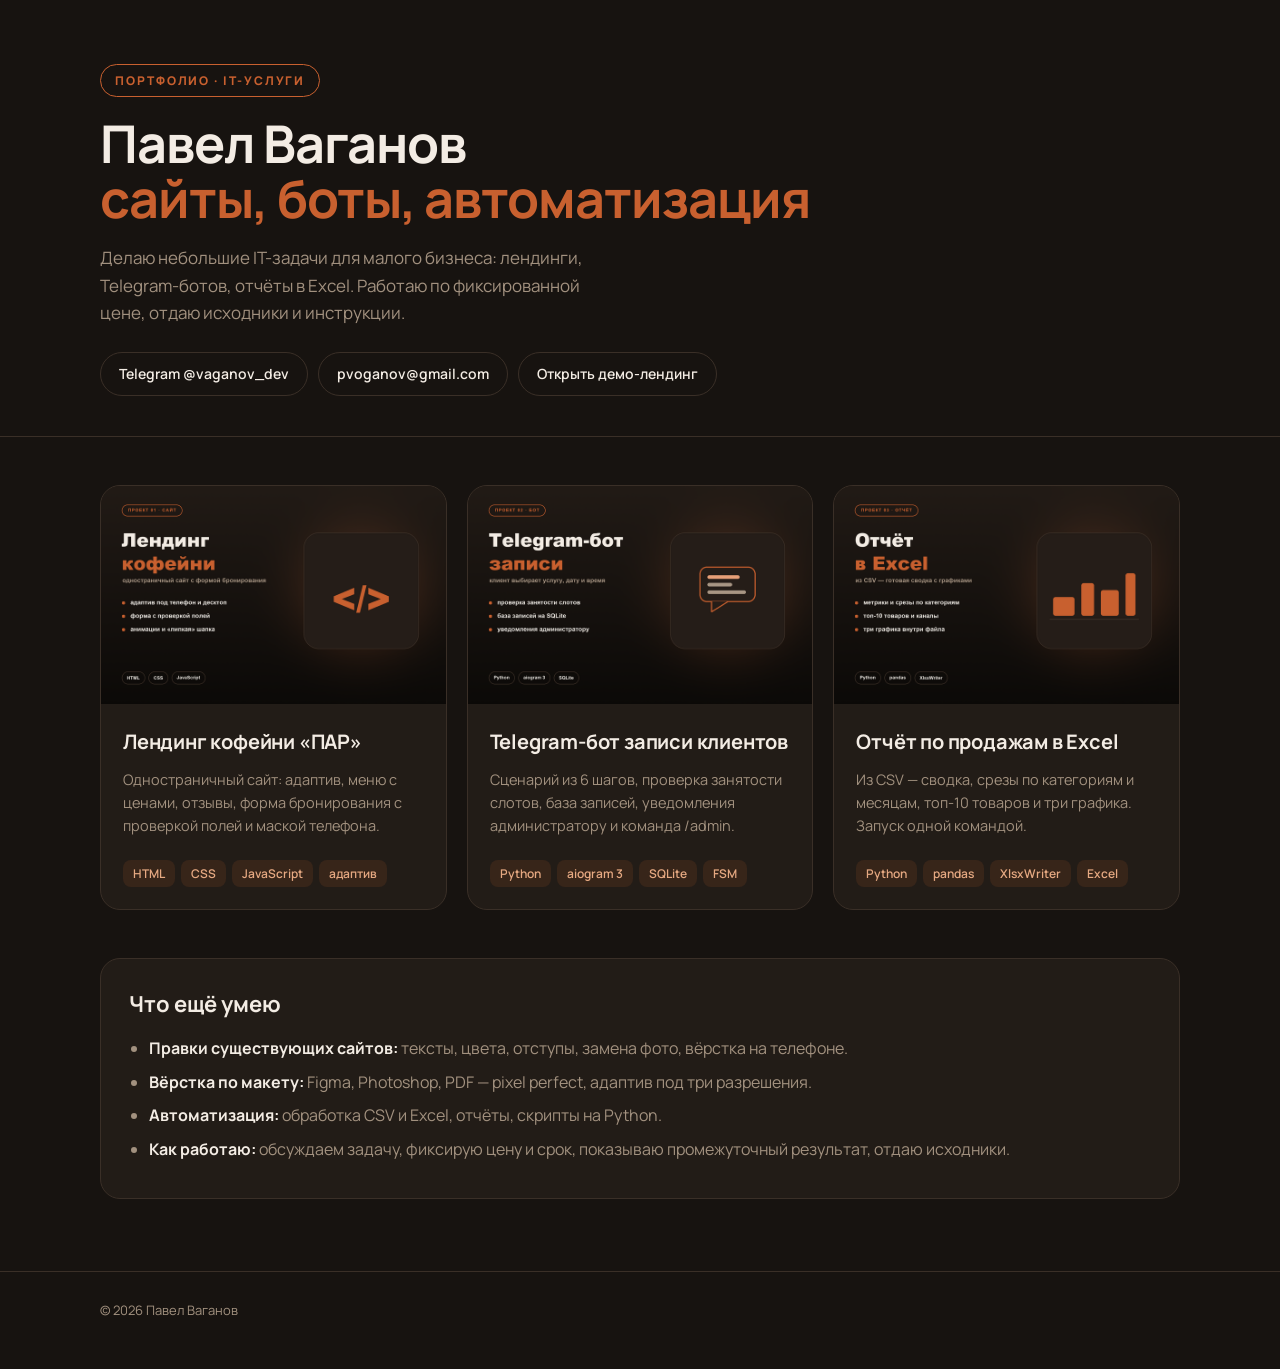
<file: index.html>
<!DOCTYPE html>
<html lang="ru">
<head>
  <meta charset="UTF-8">
  <meta name="viewport" content="width=device-width, initial-scale=1.0">
  <title>Павел Ваганов — сайты, Telegram-боты, автоматизация</title>
  <meta name="description" content="Портфолио: лендинг, Telegram-бот записи клиентов, отчёт по продажам в Excel.">
  <link rel="preconnect" href="https://fonts.googleapis.com">
  <link rel="preconnect" href="https://fonts.gstatic.com" crossorigin>
  <link href="https://fonts.googleapis.com/css2?family=Manrope:wght@400;600;800&display=swap" rel="stylesheet">
  <style>
    :root {
      --bg: #171310;
      --surface: #221c17;
      --line: #3a2f27;
      --text: #f3ece4;
      --muted: #a2917f;
      --accent: #c8602f;
    }

    * { box-sizing: border-box; }

    body {
      margin: 0;
      background: var(--bg);
      color: var(--text);
      font-family: "Manrope", system-ui, sans-serif;
      line-height: 1.6;
      -webkit-font-smoothing: antialiased;
    }

    .wrap {
      width: min(1080px, 100% - 40px);
      margin-inline: auto;
    }

    header {
      padding: 64px 0 40px;
      border-bottom: 1px solid var(--line);
    }

    .chip {
      display: inline-block;
      padding: 6px 14px;
      margin-bottom: 20px;
      border: 1px solid var(--accent);
      border-radius: 999px;
      color: var(--accent);
      font-size: 12px;
      font-weight: 800;
      letter-spacing: 0.16em;
      text-transform: uppercase;
    }

    h1 {
      margin: 0;
      font-size: clamp(32px, 5vw, 52px);
      line-height: 1.05;
      letter-spacing: -0.02em;
    }

    h1 span { color: var(--accent); }

    .lead {
      margin: 18px 0 0;
      max-width: 52ch;
      color: var(--muted);
      font-size: 17px;
    }

    .contacts {
      display: flex;
      flex-wrap: wrap;
      gap: 10px;
      margin-top: 26px;
    }

    .contacts a {
      padding: 10px 18px;
      border: 1px solid var(--line);
      border-radius: 999px;
      color: var(--text);
      text-decoration: none;
      font-size: 14px;
      font-weight: 600;
      transition: border-color 0.2s, color 0.2s;
    }

    .contacts a:hover { border-color: var(--accent); color: var(--accent); }

    main { padding: 48px 0 72px; }

    .grid {
      display: grid;
      grid-template-columns: repeat(3, 1fr);
      gap: 20px;
    }

    .card {
      display: flex;
      flex-direction: column;
      background: var(--surface);
      border: 1px solid var(--line);
      border-radius: 20px;
      overflow: hidden;
      text-decoration: none;
      color: inherit;
      transition: transform 0.25s ease, border-color 0.25s ease;
    }

    .card:hover { transform: translateY(-4px); border-color: var(--accent); }

    .card img { display: block; width: 100%; height: auto; }

    .card__body { padding: 22px; display: flex; flex-direction: column; gap: 10px; flex: 1; }

    .card h2 { margin: 0; font-size: 20px; letter-spacing: -0.01em; }

    .card p { margin: 0; color: var(--muted); font-size: 14.5px; }

    .tags {
      display: flex;
      flex-wrap: wrap;
      gap: 6px;
      margin-top: auto;
      padding-top: 12px;
    }

    .tags span {
      padding: 4px 10px;
      border-radius: 8px;
      background: rgba(200, 96, 47, 0.12);
      color: #e6a982;
      font-size: 12px;
      font-weight: 600;
    }

    .about {
      margin-top: 48px;
      padding: 28px;
      border: 1px solid var(--line);
      border-radius: 20px;
      background: var(--surface);
    }

    .about h2 { margin: 0 0 14px; font-size: 22px; }

    .about ul { margin: 0; padding-left: 20px; color: var(--muted); }
    .about li { margin-bottom: 8px; }
    .about strong { color: var(--text); }

    footer {
      padding: 28px 0 48px;
      border-top: 1px solid var(--line);
      color: var(--muted);
      font-size: 13px;
    }

    @media (max-width: 900px) {
      .grid { grid-template-columns: 1fr; }
      header { padding-top: 40px; }
    }
  </style>
</head>
<body>
  <header>
    <div class="wrap">
      <span class="chip">Портфолио · IT-услуги</span>
      <h1>Павел Ваганов<br><span>сайты, боты, автоматизация</span></h1>
      <p class="lead">
        Делаю небольшие IT-задачи для малого бизнеса: лендинги, Telegram-ботов,
        отчёты в Excel. Работаю по фиксированной цене, отдаю исходники и инструкции.
      </p>
      <div class="contacts">
        <a href="https://t.me/vaganov_dev">Telegram @vaganov_dev</a>
        <a href="mailto:pvoganov@gmail.com">pvoganov@gmail.com</a>
        <a href="01-landing/index.html">Открыть демо-лендинг</a>
      </div>
    </div>
  </header>

  <main>
    <div class="wrap">
      <div class="grid">
        <a class="card" href="01-landing/index.html">
          <img src="assets/cover-landing.png" alt="Лендинг кофейни">
          <div class="card__body">
            <h2>Лендинг кофейни «ПАР»</h2>
            <p>Одностраничный сайт: адаптив, меню с ценами, отзывы, форма бронирования с проверкой полей и маской телефона.</p>
            <div class="tags"><span>HTML</span><span>CSS</span><span>JavaScript</span><span>адаптив</span></div>
          </div>
        </a>

        <a class="card" href="02-telegram-bot/index.html">
          <img src="assets/cover-bot.png" alt="Telegram-бот записи">
          <div class="card__body">
            <h2>Telegram-бот записи клиентов</h2>
            <p>Сценарий из 6 шагов, проверка занятости слотов, база записей, уведомления администратору и команда /admin.</p>
            <div class="tags"><span>Python</span><span>aiogram 3</span><span>SQLite</span><span>FSM</span></div>
          </div>
        </a>

        <a class="card" href="03-automation/output/sales_report.xlsx">
          <img src="assets/cover-report.png" alt="Отчёт по продажам в Excel">
          <div class="card__body">
            <h2>Отчёт по продажам в Excel</h2>
            <p>Из CSV — сводка, срезы по категориям и месяцам, топ-10 товаров и три графика. Запуск одной командой.</p>
            <div class="tags"><span>Python</span><span>pandas</span><span>XlsxWriter</span><span>Excel</span></div>
          </div>
        </a>
      </div>

      <section class="about">
        <h2>Что ещё умею</h2>
        <ul>
          <li><strong>Правки существующих сайтов:</strong> тексты, цвета, отступы, замена фото, вёрстка на телефоне.</li>
          <li><strong>Вёрстка по макету:</strong> Figma, Photoshop, PDF — pixel perfect, адаптив под три разрешения.</li>
          <li><strong>Автоматизация:</strong> обработка CSV и Excel, отчёты, скрипты на Python.</li>
          <li><strong>Как работаю:</strong> обсуждаем задачу, фиксирую цену и срок, показываю промежуточный результат, отдаю исходники.</li>
        </ul>
      </section>
    </div>
  </main>

  <footer>
    <div class="wrap">
      © <span id="y"></span> Павел Ваганов
    </div>
  </footer>

  <script>
    document.getElementById("y").textContent = new Date().getFullYear();
  </script>
</body>
</html>
</file>
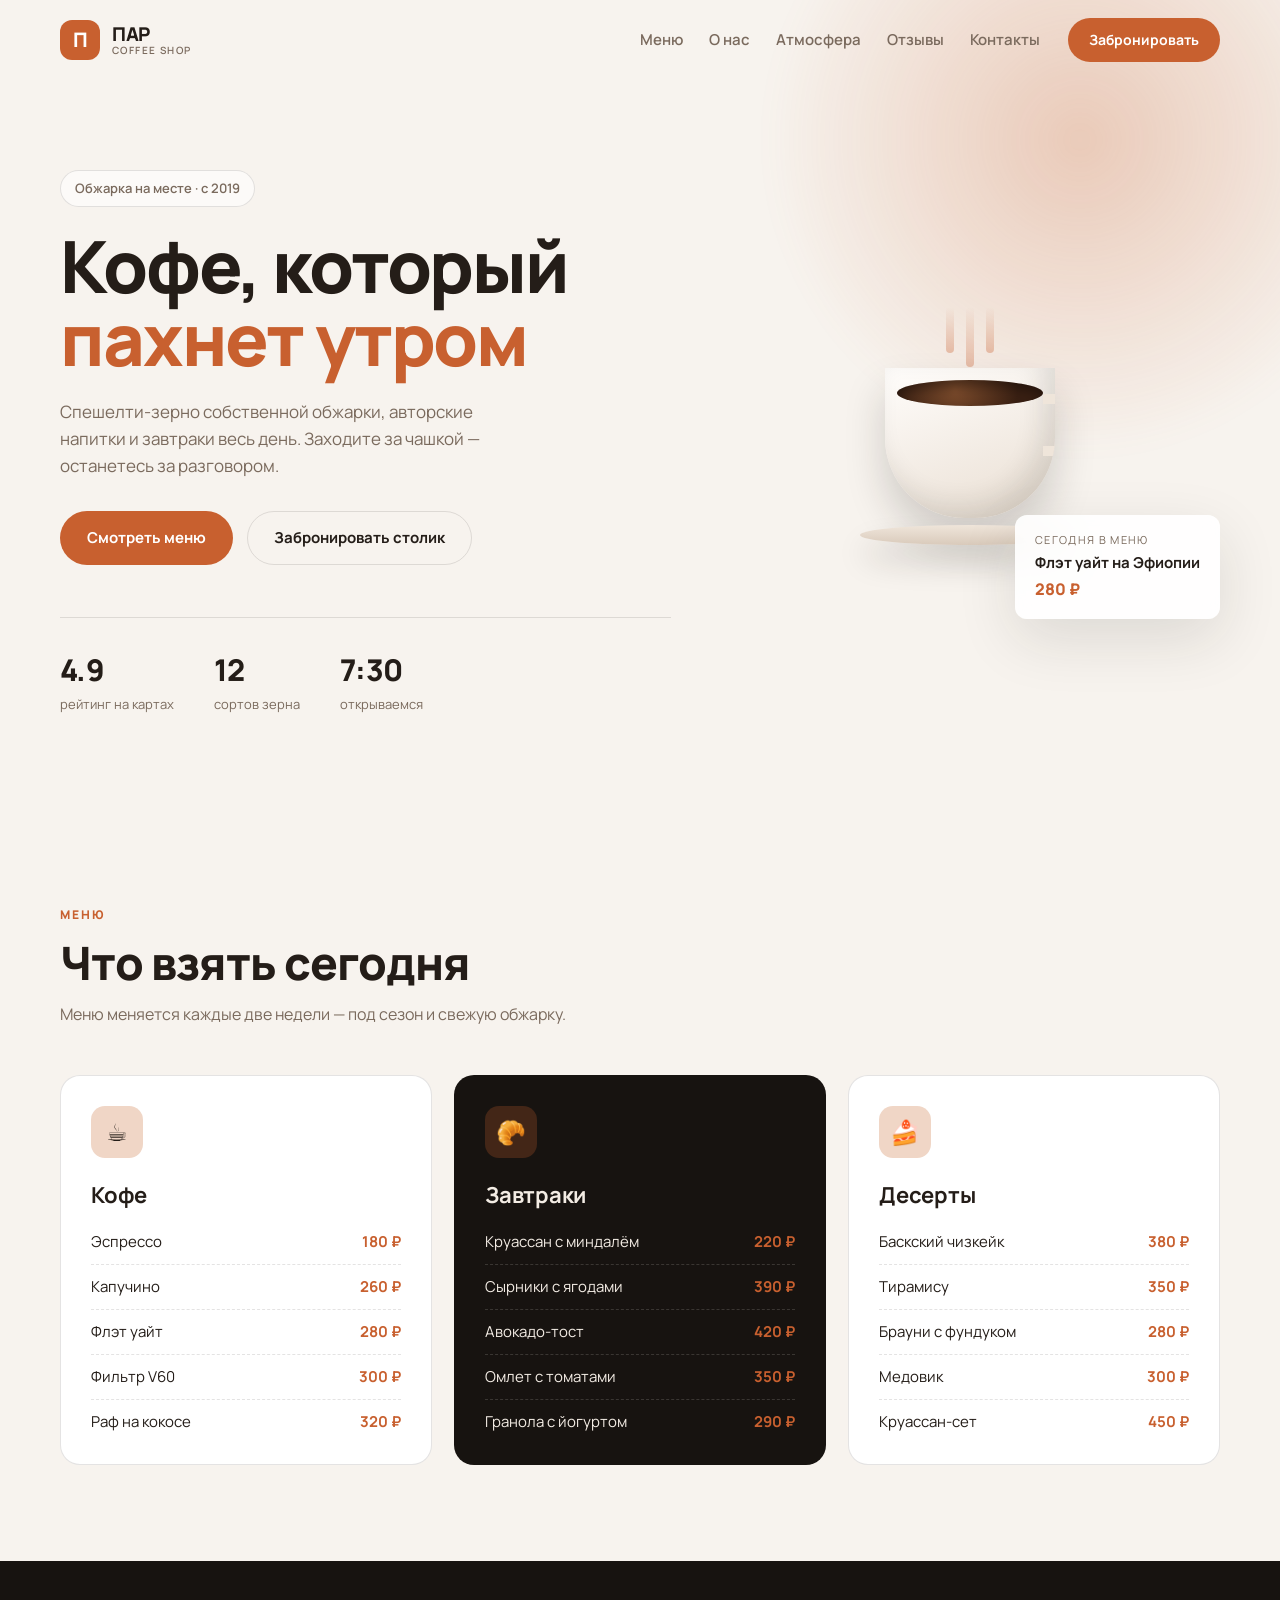
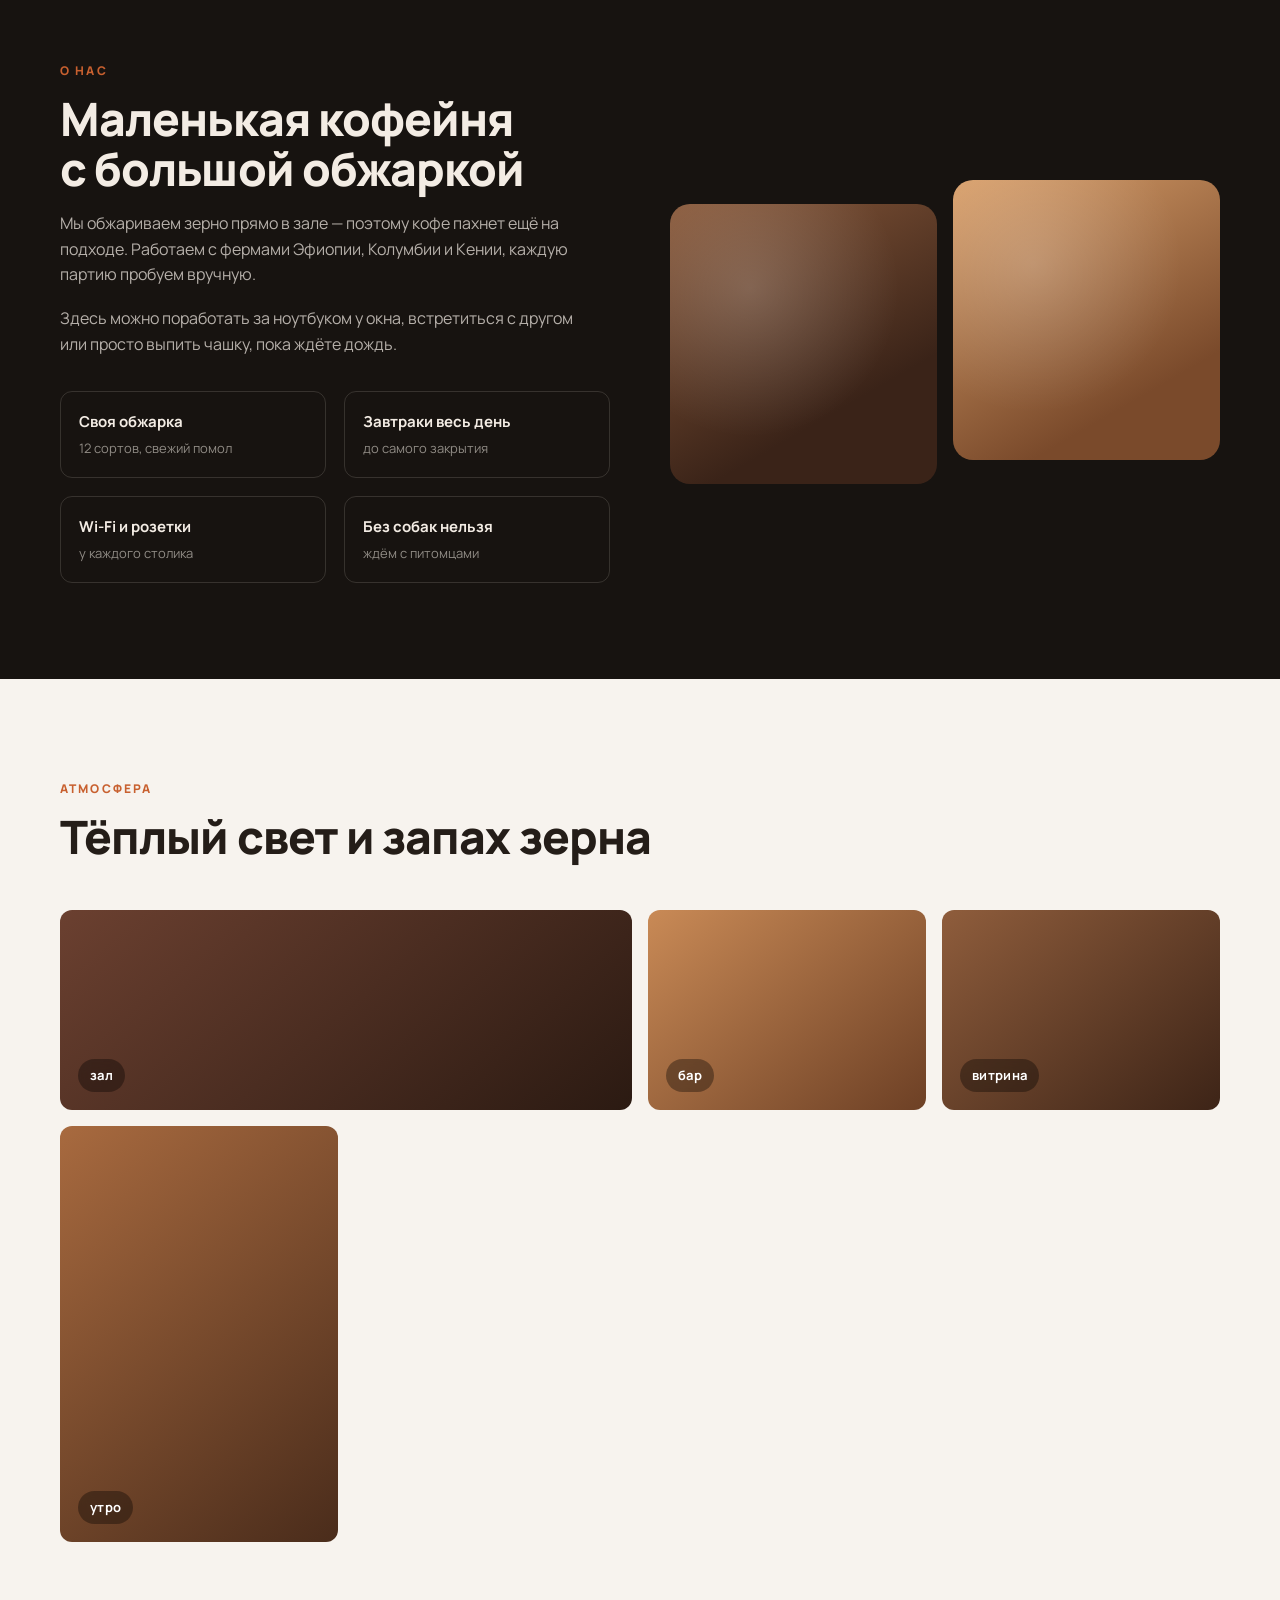
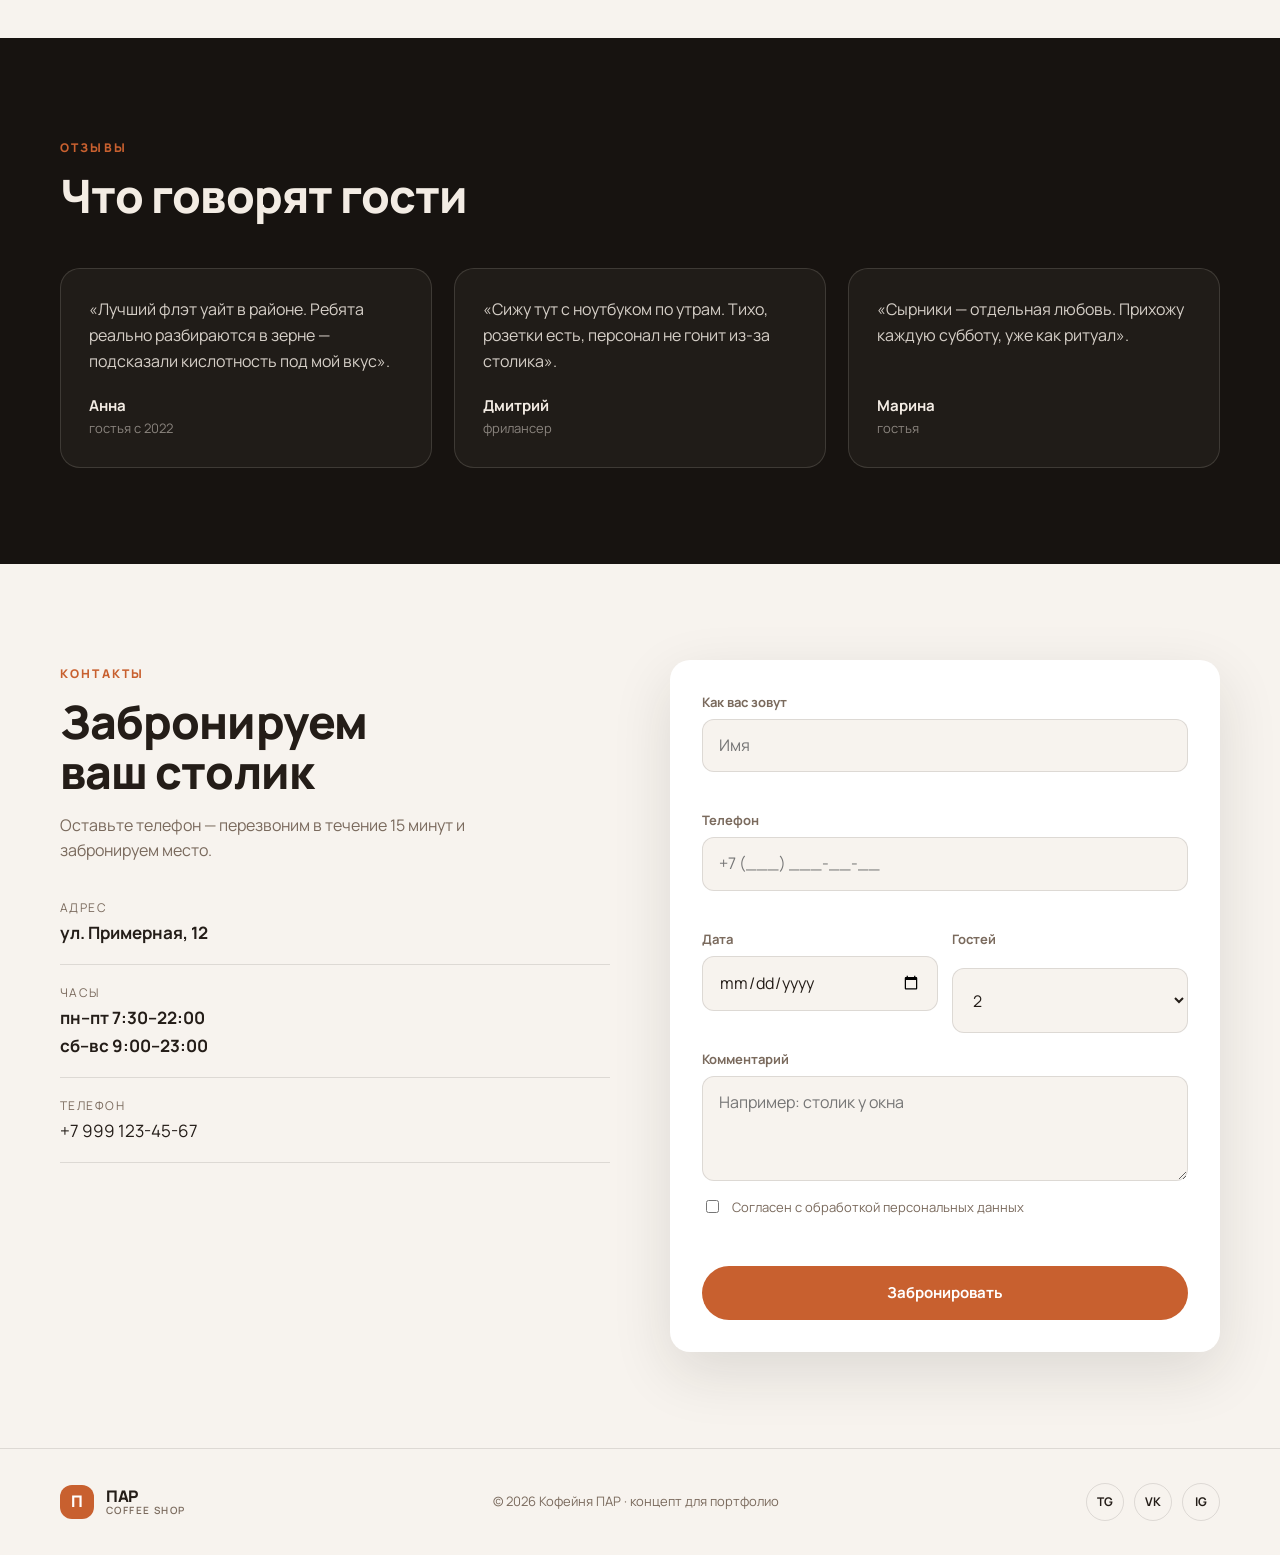
<file: 01-landing/index.html>
<!DOCTYPE html>
<html lang="ru">
<head>
  <meta charset="UTF-8">
  <meta name="viewport" content="width=device-width, initial-scale=1.0">
  <title>ПАР — спешелти-кофейня в центре</title>
  <meta name="description" content="Кофейня ПАР: обжарка на месте, авторские напитки, завтраки весь день. Бронирование столика онлайн.">
  <link rel="preconnect" href="https://fonts.googleapis.com">
  <link rel="preconnect" href="https://fonts.gstatic.com" crossorigin>
  <link href="https://fonts.googleapis.com/css2?family=Manrope:wght@400;500;700;800&display=swap" rel="stylesheet">
  <link rel="stylesheet" href="css/style.css">
</head>
<body>

  <header class="header" id="header">
    <div class="container header__inner">
      <a class="logo" href="#hero" aria-label="ПАР — на главную">
        <span class="logo__mark">П</span>
        <span class="logo__text">ПАР<small>coffee&nbsp;shop</small></span>
      </a>

      <nav class="nav" id="nav" aria-label="Основная навигация">
        <a class="nav__link" href="#menu">Меню</a>
        <a class="nav__link" href="#about">О нас</a>
        <a class="nav__link" href="#gallery">Атмосфера</a>
        <a class="nav__link" href="#reviews">Отзывы</a>
        <a class="nav__link" href="#contact">Контакты</a>
      </nav>

      <a class="btn btn--small header__cta" href="#contact">Забронировать</a>

      <button class="burger" id="burger" aria-label="Открыть меню" aria-expanded="false">
        <span></span><span></span><span></span>
      </button>
    </div>
  </header>

  <main>
    <section class="hero" id="hero">
      <div class="hero__glow" aria-hidden="true"></div>
      <div class="container hero__inner">
        <div class="hero__content reveal">
          <span class="badge">Обжарка на месте · с 2019</span>
          <h1 class="hero__title">Кофе, который<br><em>пахнет утром</em></h1>
          <p class="hero__text">
            Спешелти-зерно собственной обжарки, авторские напитки и завтраки весь день.
            Заходите за чашкой — останетесь за разговором.
          </p>
          <div class="hero__actions">
            <a class="btn" href="#menu">Смотреть меню</a>
            <a class="btn btn--ghost" href="#contact">Забронировать столик</a>
          </div>
          <dl class="stats">
            <div class="stats__item"><dt>4.9</dt><dd>рейтинг на картах</dd></div>
            <div class="stats__item"><dt>12</dt><dd>сортов зерна</dd></div>
            <div class="stats__item"><dt>7:30</dt><dd>открываемся</dd></div>
          </dl>
        </div>

        <div class="hero__visual reveal" aria-hidden="true">
          <div class="cup">
            <div class="cup__steam"><span></span><span></span><span></span></div>
            <div class="cup__body"><div class="cup__coffee"></div></div>
            <div class="cup__saucer"></div>
          </div>
          <div class="hero__card">
            <span class="hero__card-label">сегодня в меню</span>
            <strong>Флэт уайт на Эфиопии</strong>
            <span class="hero__card-price">280 ₽</span>
          </div>
        </div>
      </div>
    </section>

    <section class="section" id="menu">
      <div class="container">
        <header class="section__head reveal">
          <span class="eyebrow">Меню</span>
          <h2 class="section__title">Что взять сегодня</h2>
          <p class="section__sub">Меню меняется каждые две недели — под сезон и свежую обжарку.</p>
        </header>

        <div class="cards">
          <article class="card reveal">
            <div class="card__icon" aria-hidden="true">☕</div>
            <h3 class="card__title">Кофе</h3>
            <ul class="card__list">
              <li><span>Эспрессо</span><span>180 ₽</span></li>
              <li><span>Капучино</span><span>260 ₽</span></li>
              <li><span>Флэт уайт</span><span>280 ₽</span></li>
              <li><span>Фильтр V60</span><span>300 ₽</span></li>
              <li><span>Раф на кокосе</span><span>320 ₽</span></li>
            </ul>
          </article>

          <article class="card card--accent reveal">
            <div class="card__icon" aria-hidden="true">🥐</div>
            <h3 class="card__title">Завтраки</h3>
            <ul class="card__list">
              <li><span>Круассан с миндалём</span><span>220 ₽</span></li>
              <li><span>Сырники с ягодами</span><span>390 ₽</span></li>
              <li><span>Авокадо-тост</span><span>420 ₽</span></li>
              <li><span>Омлет с томатами</span><span>350 ₽</span></li>
              <li><span>Гранола с йогуртом</span><span>290 ₽</span></li>
            </ul>
          </article>

          <article class="card reveal">
            <div class="card__icon" aria-hidden="true">🍰</div>
            <h3 class="card__title">Десерты</h3>
            <ul class="card__list">
              <li><span>Баскский чизкейк</span><span>380 ₽</span></li>
              <li><span>Тирамису</span><span>350 ₽</span></li>
              <li><span>Брауни с фундуком</span><span>280 ₽</span></li>
              <li><span>Медовик</span><span>300 ₽</span></li>
              <li><span>Круассан-сет</span><span>450 ₽</span></li>
            </ul>
          </article>
        </div>
      </div>
    </section>

    <section class="section section--dark" id="about">
      <div class="container about">
        <div class="about__text reveal">
          <span class="eyebrow">О нас</span>
          <h2 class="section__title">Маленькая кофейня<br>с большой обжаркой</h2>
          <p>
            Мы обжариваем зерно прямо в зале — поэтому кофе пахнет ещё на подходе.
            Работаем с фермами Эфиопии, Колумбии и Кении, каждую партию пробуем вручную.
          </p>
          <p>
            Здесь можно поработать за ноутбуком у окна, встретиться с другом
            или просто выпить чашку, пока ждёте дождь.
          </p>
          <ul class="features">
            <li><strong>Своя обжарка</strong><span>12 сортов, свежий помол</span></li>
            <li><strong>Завтраки весь день</strong><span>до самого закрытия</span></li>
            <li><strong>Wi-Fi и розетки</strong><span>у каждого столика</span></li>
            <li><strong>Без собак нельзя</strong><span>ждём с питомцами</span></li>
          </ul>
        </div>

        <div class="about__visual reveal" aria-hidden="true">
          <div class="about__photo about__photo--1"></div>
          <div class="about__photo about__photo--2"></div>
        </div>
      </div>
    </section>

    <section class="section" id="gallery">
      <div class="container">
        <header class="section__head reveal">
          <span class="eyebrow">Атмосфера</span>
          <h2 class="section__title">Тёплый свет и запах зерна</h2>
        </header>
        <div class="gallery">
          <figure class="gallery__item gallery__item--wide reveal"><span>зал</span></figure>
          <figure class="gallery__item reveal"><span>бар</span></figure>
          <figure class="gallery__item reveal"><span>витрина</span></figure>
          <figure class="gallery__item gallery__item--tall reveal"><span>утро</span></figure>
        </div>
      </div>
    </section>

    <section class="section section--dark" id="reviews">
      <div class="container">
        <header class="section__head reveal">
          <span class="eyebrow">Отзывы</span>
          <h2 class="section__title">Что говорят гости</h2>
        </header>
        <div class="reviews">
          <blockquote class="review reveal">
            <p>«Лучший флэт уайт в районе. Ребята реально разбираются в зерне — подсказали кислотность под мой вкус».</p>
            <footer><strong>Анна</strong><span>гостья с 2022</span></footer>
          </blockquote>
          <blockquote class="review reveal">
            <p>«Сижу тут с ноутбуком по утрам. Тихо, розетки есть, персонал не гонит из-за столика».</p>
            <footer><strong>Дмитрий</strong><span>фрилансер</span></footer>
          </blockquote>
          <blockquote class="review reveal">
            <p>«Сырники — отдельная любовь. Прихожу каждую субботу, уже как ритуал».</p>
            <footer><strong>Марина</strong><span>гостья</span></footer>
          </blockquote>
        </div>
      </div>
    </section>

    <section class="section" id="contact">
      <div class="container contact">
        <div class="contact__info reveal">
          <span class="eyebrow">Контакты</span>
          <h2 class="section__title">Забронируем<br>ваш столик</h2>
          <p>Оставьте телефон — перезвоним в течение 15 минут и забронируем место.</p>

          <ul class="contact__list">
            <li><span>Адрес</span><strong>ул. Примерная, 12</strong></li>
            <li><span>Часы</span><strong>пн–пт 7:30–22:00<br>сб–вс 9:00–23:00</strong></li>
            <li><span>Телефон</span><a href="tel:+79991234567">+7 999 123-45-67</a></li>
          </ul>
        </div>

        <form class="form reveal" id="bookingForm" novalidate>
          <div class="form__field">
            <label for="name">Как вас зовут</label>
            <input type="text" id="name" name="name" placeholder="Имя" autocomplete="name" required>
            <span class="form__error" data-error-for="name"></span>
          </div>

          <div class="form__field">
            <label for="phone">Телефон</label>
            <input type="tel" id="phone" name="phone" placeholder="+7 (___) ___-__-__" autocomplete="tel" required>
            <span class="form__error" data-error-for="phone"></span>
          </div>

          <div class="form__row">
            <div class="form__field">
              <label for="date">Дата</label>
              <input type="date" id="date" name="date" required>
              <span class="form__error" data-error-for="date"></span>
            </div>
            <div class="form__field">
              <label for="guests">Гостей</label>
              <select id="guests" name="guests">
                <option value="1">1</option>
                <option value="2" selected>2</option>
                <option value="3">3</option>
                <option value="4">4</option>
                <option value="5">5+</option>
              </select>
            </div>
          </div>

          <div class="form__field">
            <label for="comment">Комментарий</label>
            <textarea id="comment" name="comment" rows="3" placeholder="Например: столик у окна"></textarea>
          </div>

          <label class="form__check">
            <input type="checkbox" id="agree" name="agree" required>
            <span>Согласен с обработкой персональных данных</span>
          </label>
          <span class="form__error" data-error-for="agree"></span>

          <button class="btn btn--full" type="submit">Забронировать</button>
          <p class="form__success" id="formSuccess" role="status" hidden>
            Спасибо! Заявка отправлена — перезвоним в течение 15 минут.
          </p>
        </form>
      </div>
    </section>
  </main>

  <footer class="footer">
    <div class="container footer__inner">
      <a class="logo logo--footer" href="#hero">
        <span class="logo__mark">П</span>
        <span class="logo__text">ПАР<small>coffee&nbsp;shop</small></span>
      </a>
      <p class="footer__copy">© <span id="year"></span> Кофейня ПАР · концепт для портфолио</p>
      <div class="footer__socials">
        <a href="#" aria-label="Telegram">tg</a>
        <a href="#" aria-label="VK">vk</a>
        <a href="#" aria-label="Instagram">ig</a>
      </div>
    </div>
  </footer>

  <script src="js/main.js"></script>
</body>
</html>
</file>
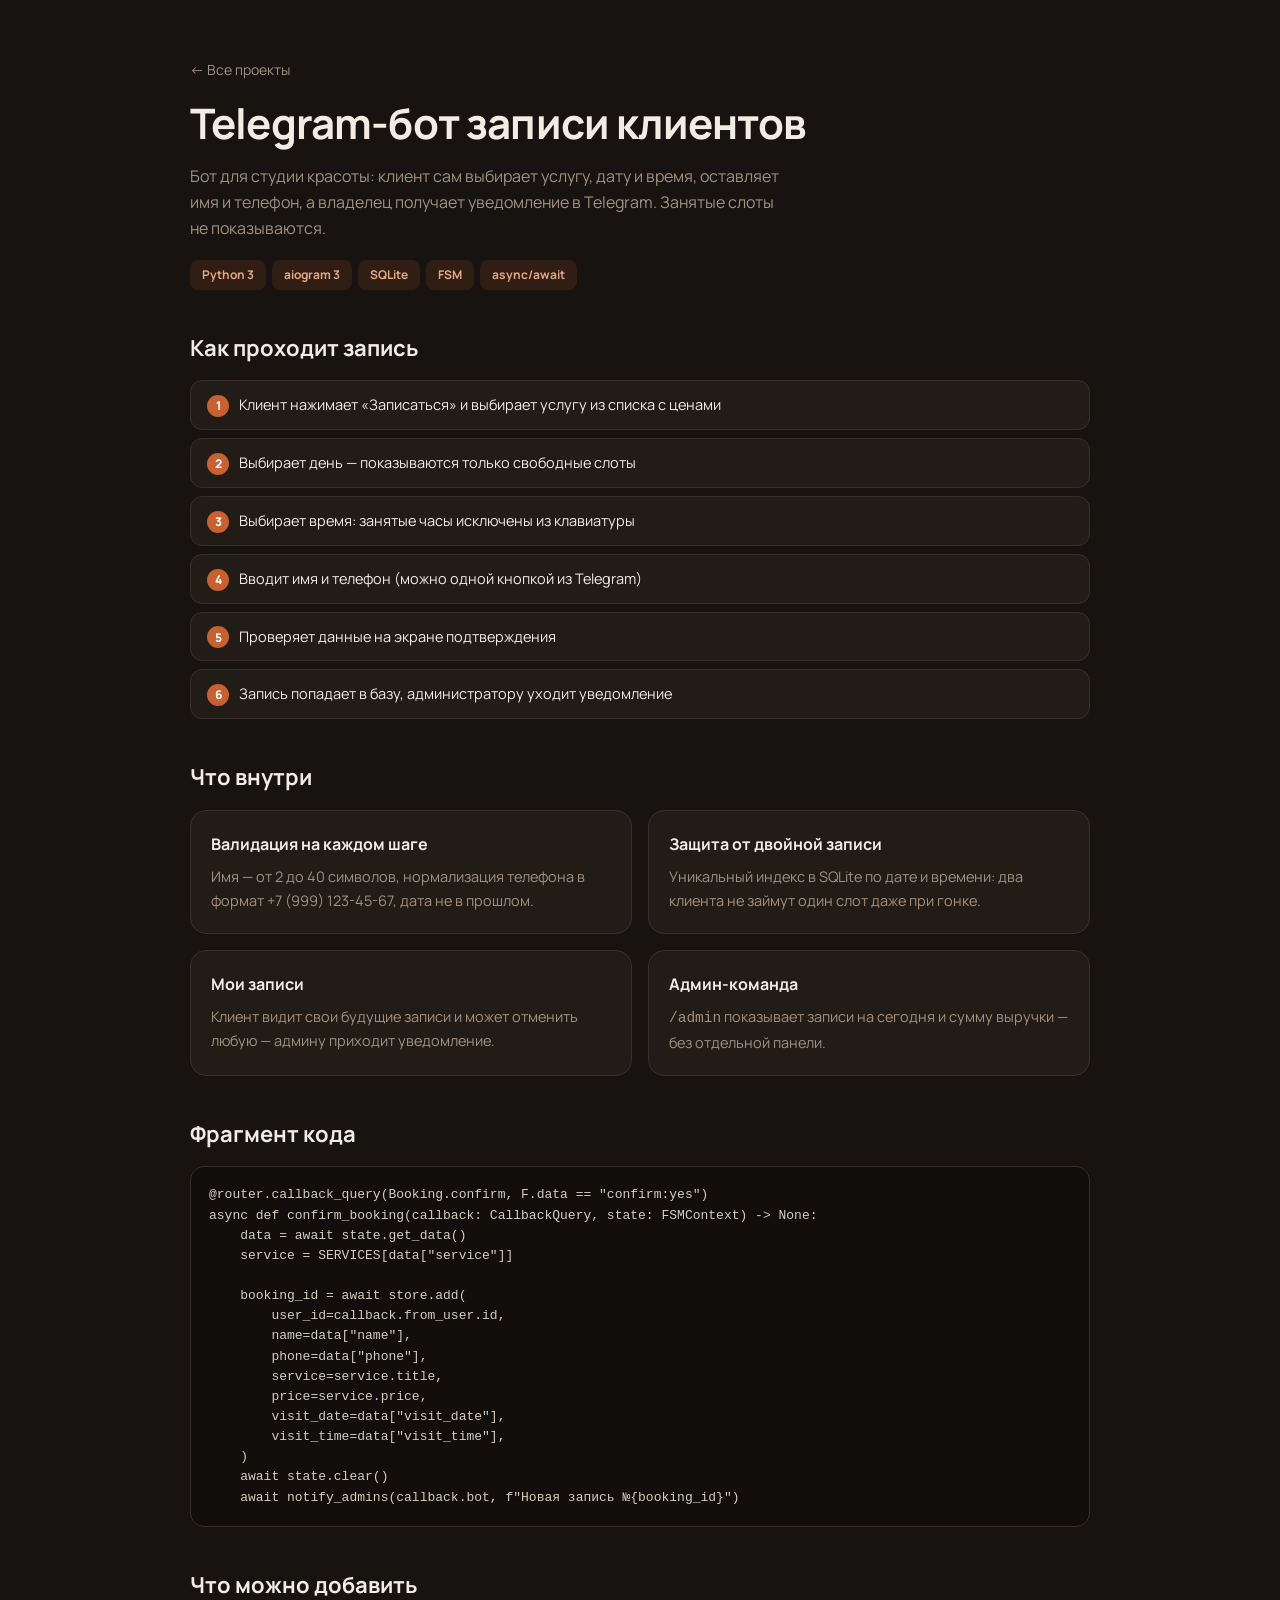
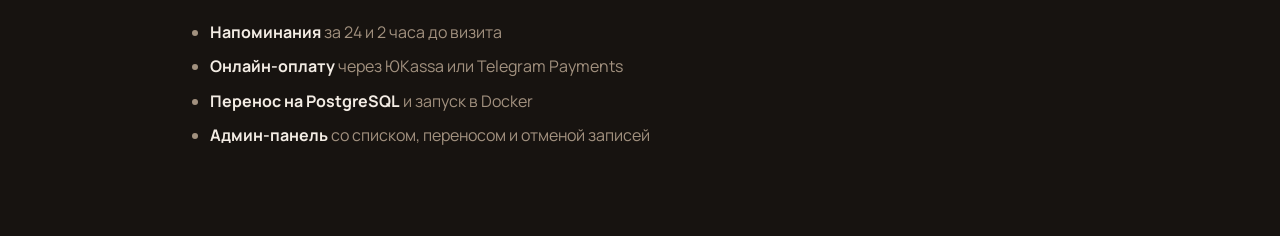
<file: 02-telegram-bot/index.html>
<!DOCTYPE html>
<html lang="ru">
<head>
  <meta charset="UTF-8">
  <meta name="viewport" content="width=device-width, initial-scale=1.0">
  <title>Telegram-бот записи клиентов — кейс</title>
  <link rel="preconnect" href="https://fonts.googleapis.com">
  <link rel="preconnect" href="https://fonts.gstatic.com" crossorigin>
  <link href="https://fonts.googleapis.com/css2?family=Manrope:wght@400;600;800&display=swap" rel="stylesheet">
  <style>
    :root {
      --bg: #171310; --surface: #221c17; --line: #3a2f27;
      --text: #f3ece4; --muted: #a2917f; --accent: #c8602f;
    }
    * { box-sizing: border-box; }
    body {
      margin: 0; background: var(--bg); color: var(--text);
      font-family: "Manrope", system-ui, sans-serif; line-height: 1.65;
    }
    .wrap { width: min(900px, 100% - 40px); margin-inline: auto; padding: 56px 0 72px; }
    a { color: var(--accent); }
    .back { font-size: 14px; text-decoration: none; color: var(--muted); }
    .back:hover { color: var(--accent); }
    h1 { margin: 18px 0 10px; font-size: clamp(28px, 4vw, 42px); line-height: 1.1; letter-spacing: -0.02em; }
    .lead { color: var(--muted); max-width: 60ch; }
    h2 { margin: 40px 0 14px; font-size: 22px; }
    .grid { display: grid; grid-template-columns: 1fr 1fr; gap: 16px; }
    .box { padding: 20px; border: 1px solid var(--line); border-radius: 16px; background: var(--surface); }
    .box h3 { margin: 0 0 8px; font-size: 16px; }
    .box p { margin: 0; color: var(--muted); font-size: 14.5px; }
    ul { padding-left: 20px; color: var(--muted); }
    li { margin-bottom: 8px; }
    li strong { color: var(--text); }
    .tags { display: flex; flex-wrap: wrap; gap: 6px; margin-top: 18px; }
    .tags span {
      padding: 5px 12px; border-radius: 8px; background: rgba(200,96,47,.14);
      color: #e6a982; font-size: 12px; font-weight: 700;
    }
    pre {
      margin: 0; padding: 18px; overflow-x: auto; border-radius: 14px;
      background: #110e0b; border: 1px solid var(--line);
      font-size: 13px; line-height: 1.55; color: #d8cbbf;
    }
    code { font-family: ui-monospace, "SF Mono", Menlo, monospace; }
    .flow { display: grid; gap: 8px; margin: 0; padding: 0; list-style: none; counter-reset: step; }
    .flow li {
      counter-increment: step; padding: 12px 16px; border-radius: 12px;
      background: var(--surface); border: 1px solid var(--line); margin: 0;
      color: var(--text); font-size: 14.5px;
    }
    .flow li::before {
      content: counter(step); display: inline-grid; place-items: center;
      width: 22px; height: 22px; margin-right: 10px; border-radius: 50%;
      background: var(--accent); color: #fff; font-size: 12px; font-weight: 800;
    }
    @media (max-width: 760px) { .grid { grid-template-columns: 1fr; } }
  </style>
</head>
<body>
  <div class="wrap">
    <a class="back" href="../index.html">← Все проекты</a>

    <h1>Telegram-бот записи клиентов</h1>
    <p class="lead">
      Бот для студии красоты: клиент сам выбирает услугу, дату и время, оставляет имя и телефон,
      а владелец получает уведомление в Telegram. Занятые слоты не показываются.
    </p>

    <div class="tags">
      <span>Python 3</span><span>aiogram 3</span><span>SQLite</span><span>FSM</span><span>async/await</span>
    </div>

    <h2>Как проходит запись</h2>
    <ol class="flow">
      <li>Клиент нажимает «Записаться» и выбирает услугу из списка с ценами</li>
      <li>Выбирает день — показываются только свободные слоты</li>
      <li>Выбирает время: занятые часы исключены из клавиатуры</li>
      <li>Вводит имя и телефон (можно одной кнопкой из Telegram)</li>
      <li>Проверяет данные на экране подтверждения</li>
      <li>Запись попадает в базу, администратору уходит уведомление</li>
    </ol>

    <h2>Что внутри</h2>
    <div class="grid">
      <div class="box">
        <h3>Валидация на каждом шаге</h3>
        <p>Имя — от 2 до 40 символов, нормализация телефона в формат +7 (999) 123-45-67, дата не в прошлом.</p>
      </div>
      <div class="box">
        <h3>Защита от двойной записи</h3>
        <p>Уникальный индекс в SQLite по дате и времени: два клиента не займут один слот даже при гонке.</p>
      </div>
      <div class="box">
        <h3>Мои записи</h3>
        <p>Клиент видит свои будущие записи и может отменить любую — админу приходит уведомление.</p>
      </div>
      <div class="box">
        <h3>Админ-команда</h3>
        <p><code>/admin</code> показывает записи на сегодня и сумму выручки — без отдельной панели.</p>
      </div>
    </div>

    <h2>Фрагмент кода</h2>
    <pre><code>@router.callback_query(Booking.confirm, F.data == "confirm:yes")
async def confirm_booking(callback: CallbackQuery, state: FSMContext) -> None:
    data = await state.get_data()
    service = SERVICES[data["service"]]

    booking_id = await store.add(
        user_id=callback.from_user.id,
        name=data["name"],
        phone=data["phone"],
        service=service.title,
        price=service.price,
        visit_date=data["visit_date"],
        visit_time=data["visit_time"],
    )
    await state.clear()
    await notify_admins(callback.bot, f"Новая запись №{booking_id}")</code></pre>

    <h2>Что можно добавить</h2>
    <ul>
      <li><strong>Напоминания</strong> за 24 и 2 часа до визита</li>
      <li><strong>Онлайн-оплату</strong> через ЮKassa или Telegram Payments</li>
      <li><strong>Перенос на PostgreSQL</strong> и запуск в Docker</li>
      <li><strong>Админ-панель</strong> со списком, переносом и отменой записей</li>
    </ul>
  </div>
</body>
</html>
</file>
<file: 01-landing/css/style.css>
/* ==========================================================================
   ПАР — лендинг кофейни
   Автор: портфолио-проект
   ========================================================================== */

:root {
  --bg: #f7f3ee;
  --bg-dark: #171310;
  --surface: #ffffff;
  --text: #241d18;
  --text-muted: #7a6a5d;
  --text-on-dark: #f3ece4;
  --accent: #c8602f;
  --accent-soft: #f0d6c6;
  --line: rgba(36, 29, 24, 0.12);
  --radius: 20px;
  --radius-sm: 12px;
  --shadow: 0 20px 60px rgba(36, 29, 24, 0.12);
  --container: 1160px;
  --ease: cubic-bezier(0.22, 1, 0.36, 1);
}

*,
*::before,
*::after { box-sizing: border-box; }

html { scroll-behavior: smooth; }

body {
  margin: 0;
  font-family: "Manrope", system-ui, -apple-system, "Segoe UI", sans-serif;
  color: var(--text);
  background: var(--bg);
  line-height: 1.6;
  -webkit-font-smoothing: antialiased;
}

img { max-width: 100%; display: block; }

a { color: inherit; text-decoration: none; }

ul, ol { margin: 0; padding: 0; list-style: none; }

h1, h2, h3, p, dl, dd, figure, blockquote { margin: 0; }

button, input, select, textarea { font: inherit; color: inherit; }

.container {
  width: min(var(--container), 100% - 40px);
  margin-inline: auto;
}

/* ---------- Кнопки ---------- */

.btn {
  display: inline-flex;
  align-items: center;
  justify-content: center;
  gap: 8px;
  padding: 14px 26px;
  border: 1px solid transparent;
  border-radius: 999px;
  background: var(--accent);
  color: #fff;
  font-weight: 700;
  font-size: 15px;
  cursor: pointer;
  transition: transform 0.25s var(--ease), box-shadow 0.25s var(--ease), background 0.25s;
}

.btn:hover { transform: translateY(-2px); box-shadow: 0 12px 30px rgba(200, 96, 47, 0.35); }
.btn:active { transform: translateY(0); }

.btn--ghost {
  background: transparent;
  color: var(--text);
  border-color: var(--line);
}
.btn--ghost:hover { background: rgba(36, 29, 24, 0.05); box-shadow: none; }

.btn--small { padding: 10px 20px; font-size: 14px; }
.btn--full { width: 100%; }

/* ---------- Шапка ---------- */

.header {
  position: fixed;
  inset: 0 0 auto;
  z-index: 100;
  padding: 18px 0;
  transition: background 0.3s, box-shadow 0.3s, padding 0.3s;
}

.header.is-scrolled {
  padding: 10px 0;
  background: rgba(247, 243, 238, 0.85);
  backdrop-filter: blur(14px);
  box-shadow: 0 1px 0 var(--line);
}

.header__inner {
  display: flex;
  align-items: center;
  gap: 28px;
}

.logo {
  display: inline-flex;
  align-items: center;
  gap: 12px;
  font-weight: 800;
  letter-spacing: -0.02em;
}

.logo__mark {
  display: grid;
  place-items: center;
  width: 40px;
  height: 40px;
  border-radius: 12px;
  background: var(--accent);
  color: #fff;
  font-size: 20px;
}

.logo__text {
  display: flex;
  flex-direction: column;
  font-size: 19px;
  line-height: 1.05;
}

.logo__text small {
  font-size: 10px;
  font-weight: 600;
  letter-spacing: 0.14em;
  text-transform: uppercase;
  color: var(--text-muted);
}

.nav {
  display: flex;
  gap: 26px;
  margin-left: auto;
}

.nav__link {
  position: relative;
  font-size: 15px;
  font-weight: 600;
  color: var(--text-muted);
  transition: color 0.2s;
}

.nav__link::after {
  content: "";
  position: absolute;
  left: 0;
  bottom: -4px;
  width: 100%;
  height: 2px;
  background: var(--accent);
  transform: scaleX(0);
  transform-origin: left;
  transition: transform 0.3s var(--ease);
}

.nav__link:hover { color: var(--text); }
.nav__link:hover::after { transform: scaleX(1); }

.burger {
  display: none;
  flex-direction: column;
  gap: 5px;
  width: 44px;
  height: 44px;
  align-items: center;
  justify-content: center;
  border: 1px solid var(--line);
  border-radius: 12px;
  background: transparent;
  cursor: pointer;
  margin-left: auto;
}

.burger span {
  width: 20px;
  height: 2px;
  background: var(--text);
  transition: transform 0.3s var(--ease), opacity 0.2s;
}

.burger.is-open span:nth-child(1) { transform: translateY(7px) rotate(45deg); }
.burger.is-open span:nth-child(2) { opacity: 0; }
.burger.is-open span:nth-child(3) { transform: translateY(-7px) rotate(-45deg); }

/* ---------- Hero ---------- */

.hero {
  position: relative;
  padding: 170px 0 90px;
  overflow: hidden;
}

.hero__glow {
  position: absolute;
  top: -220px;
  right: -160px;
  width: 720px;
  height: 720px;
  border-radius: 50%;
  background: radial-gradient(circle, rgba(200, 96, 47, 0.28), transparent 62%);
  filter: blur(10px);
  pointer-events: none;
}

.hero__inner {
  position: relative;
  display: grid;
  grid-template-columns: 1.1fr 0.9fr;
  gap: 50px;
  align-items: center;
}

.badge {
  display: inline-block;
  padding: 7px 14px;
  margin-bottom: 22px;
  border: 1px solid var(--line);
  border-radius: 999px;
  font-size: 13px;
  font-weight: 600;
  color: var(--text-muted);
  background: rgba(255, 255, 255, 0.6);
}

.hero__title {
  font-size: clamp(40px, 6vw, 72px);
  line-height: 1.02;
  letter-spacing: -0.03em;
  font-weight: 800;
}

.hero__title em {
  font-style: normal;
  color: var(--accent);
}

.hero__text {
  max-width: 46ch;
  margin-top: 22px;
  font-size: 17px;
  color: var(--text-muted);
}

.hero__actions {
  display: flex;
  flex-wrap: wrap;
  gap: 14px;
  margin-top: 32px;
}

.stats {
  display: flex;
  gap: 40px;
  margin-top: 52px;
  padding-top: 28px;
  border-top: 1px solid var(--line);
}

.stats__item dt {
  font-size: 30px;
  font-weight: 800;
  letter-spacing: -0.02em;
}

.stats__item dd {
  margin: 0;
  font-size: 13px;
  color: var(--text-muted);
}

/* Чашка */

.hero__visual {
  position: relative;
  display: grid;
  place-items: center;
  min-height: 420px;
}

.cup {
  position: relative;
  width: 260px;
  height: 260px;
  display: grid;
  place-items: center;
  animation: float 6s ease-in-out infinite;
}

.cup__body {
  position: relative;
  width: 170px;
  height: 150px;
  border-radius: 0 0 80px 80px;
  background: linear-gradient(160deg, #fffdfb, #e9ded2);
  box-shadow: inset -12px -12px 26px rgba(36, 29, 24, 0.12), 0 24px 40px rgba(36, 29, 24, 0.18);
  overflow: hidden;
}

.cup__coffee {
  position: absolute;
  inset: 12px 12px auto 12px;
  height: 26px;
  border-radius: 50%;
  background: radial-gradient(circle at 40% 40%, #7a4a2b, #3a2013 70%);
  box-shadow: inset 0 6px 12px rgba(0, 0, 0, 0.35);
}

.cup__body::after {
  content: "";
  position: absolute;
  right: -34px;
  top: 26px;
  width: 46px;
  height: 62px;
  border: 10px solid #efe5da;
  border-left: none;
  border-radius: 0 40px 40px 0;
}

.cup__saucer {
  position: absolute;
  bottom: 28px;
  width: 220px;
  height: 20px;
  border-radius: 50%;
  background: linear-gradient(180deg, #efe5da, #d9cabb);
  box-shadow: 0 18px 30px rgba(36, 29, 24, 0.18);
}

.cup__steam {
  position: absolute;
  top: -6px;
  display: flex;
  gap: 12px;
}

.cup__steam span {
  width: 8px;
  height: 46px;
  border-radius: 8px;
  background: linear-gradient(to top, rgba(200, 96, 47, 0.35), transparent);
  animation: steam 3.2s ease-in-out infinite;
}

.cup__steam span:nth-child(2) { animation-delay: 0.5s; height: 60px; }
.cup__steam span:nth-child(3) { animation-delay: 1s; }

.hero__card {
  position: absolute;
  right: 0;
  bottom: 34px;
  display: grid;
  gap: 2px;
  padding: 16px 20px;
  border-radius: var(--radius-sm);
  background: rgba(255, 255, 255, 0.9);
  box-shadow: var(--shadow);
  backdrop-filter: blur(10px);
  animation: float 6s ease-in-out infinite 0.6s;
}

.hero__card-label {
  font-size: 11px;
  letter-spacing: 0.12em;
  text-transform: uppercase;
  color: var(--text-muted);
}

.hero__card strong { font-size: 15px; }
.hero__card-price { color: var(--accent); font-weight: 800; }

/* ---------- Секции ---------- */

.section { padding: 96px 0; }

.section--dark {
  background: var(--bg-dark);
  color: var(--text-on-dark);
}

.section__head {
  max-width: 640px;
  margin-bottom: 48px;
}

.eyebrow {
  display: inline-block;
  margin-bottom: 14px;
  font-size: 12px;
  font-weight: 800;
  letter-spacing: 0.18em;
  text-transform: uppercase;
  color: var(--accent);
}

.section__title {
  font-size: clamp(30px, 4vw, 46px);
  line-height: 1.08;
  letter-spacing: -0.02em;
  font-weight: 800;
}

.section__sub {
  margin-top: 14px;
  color: var(--text-muted);
}

.section--dark .section__sub { color: rgba(243, 236, 228, 0.6); }

/* ---------- Карточки меню ---------- */

.cards {
  display: grid;
  grid-template-columns: repeat(3, 1fr);
  gap: 22px;
}

.card {
  padding: 30px;
  border: 1px solid var(--line);
  border-radius: var(--radius);
  background: var(--surface);
  transition: transform 0.35s var(--ease), box-shadow 0.35s var(--ease);
}

.card:hover { transform: translateY(-6px); box-shadow: var(--shadow); }

.card--accent {
  background: var(--bg-dark);
  color: var(--text-on-dark);
  border-color: transparent;
}

.card__icon {
  display: grid;
  place-items: center;
  width: 52px;
  height: 52px;
  margin-bottom: 20px;
  border-radius: 14px;
  background: var(--accent-soft);
  font-size: 24px;
}

.card--accent .card__icon { background: rgba(200, 96, 47, 0.25); }

.card__title {
  font-size: 22px;
  margin-bottom: 16px;
  letter-spacing: -0.01em;
}

.card__list { display: grid; gap: 10px; }

.card__list li {
  display: flex;
  justify-content: space-between;
  gap: 12px;
  padding-bottom: 10px;
  border-bottom: 1px dashed var(--line);
  font-size: 15px;
}

.card--accent .card__list li { border-color: rgba(243, 236, 228, 0.16); }
.card__list li:last-child { border-bottom: none; padding-bottom: 0; }
.card__list li span:last-child { font-weight: 700; color: var(--accent); white-space: nowrap; }

/* ---------- О нас ---------- */

.about {
  display: grid;
  grid-template-columns: 1fr 1fr;
  gap: 60px;
  align-items: center;
}

.about__text p {
  margin-top: 18px;
  color: rgba(243, 236, 228, 0.72);
  max-width: 52ch;
}

.features {
  display: grid;
  grid-template-columns: 1fr 1fr;
  gap: 18px;
  margin-top: 34px;
}

.features li {
  padding: 18px;
  border: 1px solid rgba(243, 236, 228, 0.14);
  border-radius: var(--radius-sm);
  display: grid;
  gap: 4px;
}

.features strong { font-size: 15px; }
.features span { font-size: 13px; color: rgba(243, 236, 228, 0.55); }

.about__visual {
  display: grid;
  grid-template-columns: 1fr 1fr;
  gap: 16px;
}

.about__photo {
  min-height: 280px;
  border-radius: var(--radius);
  position: relative;
  overflow: hidden;
}

.about__photo::after {
  content: "";
  position: absolute;
  inset: 0;
  background-image: radial-gradient(circle at 30% 30%, rgba(255, 255, 255, 0.18), transparent 55%);
}

.about__photo--1 {
  background: linear-gradient(150deg, #8a5a3b, #3a2318 70%);
  transform: translateY(24px);
}

.about__photo--2 {
  background: linear-gradient(150deg, #d9a06b, #7a4a2b 75%);
}

/* ---------- Галерея ---------- */

.gallery {
  display: grid;
  grid-template-columns: repeat(4, 1fr);
  grid-auto-rows: 200px;
  gap: 16px;
}

.gallery__item {
  position: relative;
  border-radius: var(--radius-sm);
  overflow: hidden;
  display: flex;
  align-items: flex-end;
  padding: 18px;
  color: #fff;
  font-weight: 700;
  letter-spacing: 0.02em;
  transition: transform 0.4s var(--ease);
}

.gallery__item:hover { transform: scale(1.02); }

.gallery__item span {
  position: relative;
  z-index: 1;
  padding: 6px 12px;
  border-radius: 999px;
  background: rgba(0, 0, 0, 0.35);
  backdrop-filter: blur(6px);
  font-size: 13px;
}

.gallery__item--wide { grid-column: span 2; background: linear-gradient(140deg, #6b4030, #2b1a12); }
.gallery__item--tall { grid-row: span 2; background: linear-gradient(140deg, #a86a3f, #4a2c1b); }
.gallery__item:nth-child(2) { background: linear-gradient(140deg, #c98a56, #6d4025); }
.gallery__item:nth-child(3) { background: linear-gradient(140deg, #8f5d3c, #3d2417); }

/* ---------- Отзывы ---------- */

.reviews {
  display: grid;
  grid-template-columns: repeat(3, 1fr);
  gap: 22px;
}

.review {
  padding: 28px;
  border: 1px solid rgba(243, 236, 228, 0.14);
  border-radius: var(--radius);
  background: rgba(243, 236, 228, 0.04);
  display: flex;
  flex-direction: column;
  gap: 20px;
}

.review p { font-size: 16px; color: rgba(243, 236, 228, 0.86); }

.review footer {
  display: flex;
  flex-direction: column;
  margin-top: auto;
}

.review footer strong { font-size: 15px; }
.review footer span { font-size: 13px; color: rgba(243, 236, 228, 0.5); }

/* ---------- Контакты ---------- */

.contact {
  display: grid;
  grid-template-columns: 1fr 1fr;
  gap: 60px;
  align-items: start;
}

.contact__info p { margin-top: 16px; color: var(--text-muted); max-width: 42ch; }

.contact__list {
  display: grid;
  gap: 18px;
  margin-top: 34px;
}

.contact__list li {
  display: grid;
  gap: 2px;
  padding-bottom: 18px;
  border-bottom: 1px solid var(--line);
}

.contact__list span {
  font-size: 12px;
  letter-spacing: 0.12em;
  text-transform: uppercase;
  color: var(--text-muted);
}

.contact__list strong, .contact__list a { font-size: 17px; }
.contact__list a:hover { color: var(--accent); }

/* ---------- Форма ---------- */

.form {
  padding: 32px;
  border-radius: var(--radius);
  background: var(--surface);
  box-shadow: var(--shadow);
  display: grid;
  gap: 16px;
}

.form__field { display: grid; gap: 6px; }

.form__row {
  display: grid;
  grid-template-columns: 1fr 1fr;
  gap: 14px;
}

.form__field label {
  font-size: 13px;
  font-weight: 700;
  color: var(--text-muted);
}

.form__field input,
.form__field select,
.form__field textarea {
  width: 100%;
  padding: 13px 16px;
  border: 1px solid var(--line);
  border-radius: var(--radius-sm);
  background: var(--bg);
  outline: none;
  transition: border-color 0.2s, box-shadow 0.2s;
}

.form__field input:focus,
.form__field select:focus,
.form__field textarea:focus {
  border-color: var(--accent);
  box-shadow: 0 0 0 3px rgba(200, 96, 47, 0.15);
}

.form__field textarea { resize: vertical; }

.form__error {
  min-height: 16px;
  font-size: 12px;
  color: #c0392b;
}

.form__field.is-invalid input,
.form__field.is-invalid select { border-color: #c0392b; }

.form__check {
  display: flex;
  gap: 10px;
  align-items: flex-start;
  font-size: 13px;
  color: var(--text-muted);
  cursor: pointer;
}

.form__check input { margin-top: 3px; accent-color: var(--accent); }

.form__success {
  padding: 14px 16px;
  border-radius: var(--radius-sm);
  background: rgba(46, 160, 67, 0.12);
  color: #1e7e34;
  font-size: 14px;
  font-weight: 600;
}

/* ---------- Подвал ---------- */

.footer {
  padding: 34px 0;
  border-top: 1px solid var(--line);
}

.footer__inner {
  display: flex;
  align-items: center;
  gap: 24px;
  flex-wrap: wrap;
}

.logo--footer .logo__mark { width: 34px; height: 34px; font-size: 16px; }
.logo--footer .logo__text { font-size: 16px; }

.footer__copy {
  font-size: 13px;
  color: var(--text-muted);
  margin-inline: auto;
}

.footer__socials { display: flex; gap: 10px; }

.footer__socials a {
  display: grid;
  place-items: center;
  width: 38px;
  height: 38px;
  border: 1px solid var(--line);
  border-radius: 50%;
  font-size: 12px;
  font-weight: 700;
  text-transform: uppercase;
  transition: background 0.2s, color 0.2s;
}

.footer__socials a:hover { background: var(--accent); color: #fff; border-color: transparent; }

/* ---------- Анимации ---------- */

.reveal {
  opacity: 0;
  transform: translateY(26px);
  transition: opacity 0.7s var(--ease), transform 0.7s var(--ease);
}

.reveal.is-visible { opacity: 1; transform: none; }

@keyframes float {
  0%, 100% { transform: translateY(0); }
  50% { transform: translateY(-12px); }
}

@keyframes steam {
  0% { opacity: 0; transform: translateY(8px) scaleY(0.6); }
  40% { opacity: 1; }
  100% { opacity: 0; transform: translateY(-30px) scaleY(1.1); }
}

/* ---------- Адаптив ---------- */

@media (max-width: 980px) {
  .hero__inner { grid-template-columns: 1fr; }
  .hero__visual { order: -1; min-height: 340px; }
  .hero { padding-top: 140px; }
  .about, .contact { grid-template-columns: 1fr; gap: 40px; }
  .about__visual { order: -1; }
  .cards, .reviews { grid-template-columns: 1fr; }
  .gallery { grid-template-columns: repeat(2, 1fr); }
  .section { padding: 72px 0; }
}

@media (max-width: 760px) {
  .nav {
    position: fixed;
    inset: 72px 20px auto;
    flex-direction: column;
    gap: 0;
    padding: 14px;
    border-radius: var(--radius);
    background: var(--surface);
    box-shadow: var(--shadow);
    transform: translateY(-16px);
    opacity: 0;
    pointer-events: none;
    transition: transform 0.3s var(--ease), opacity 0.3s;
  }

  .nav.is-open { transform: none; opacity: 1; pointer-events: auto; }

  .nav__link {
    padding: 12px 8px;
    border-bottom: 1px solid var(--line);
    font-size: 16px;
    color: var(--text);
  }

  .nav__link:last-child { border-bottom: none; }

  .burger { display: flex; }
  .header__cta { display: none; }

  .stats { gap: 22px; flex-wrap: wrap; }
  .stats__item dt { font-size: 24px; }

  .features { grid-template-columns: 1fr; }
  .form { padding: 22px; }
  .form__row { grid-template-columns: 1fr; }

  .hero__title { font-size: 38px; }
  .hero__card { right: -6px; bottom: 6px; }
}

@media (prefers-reduced-motion: reduce) {
  *, *::before, *::after {
    animation-duration: 0.01ms !important;
    animation-iteration-count: 1 !important;
    transition-duration: 0.01ms !important;
  }
  .reveal { opacity: 1; transform: none; }
}
</file>
